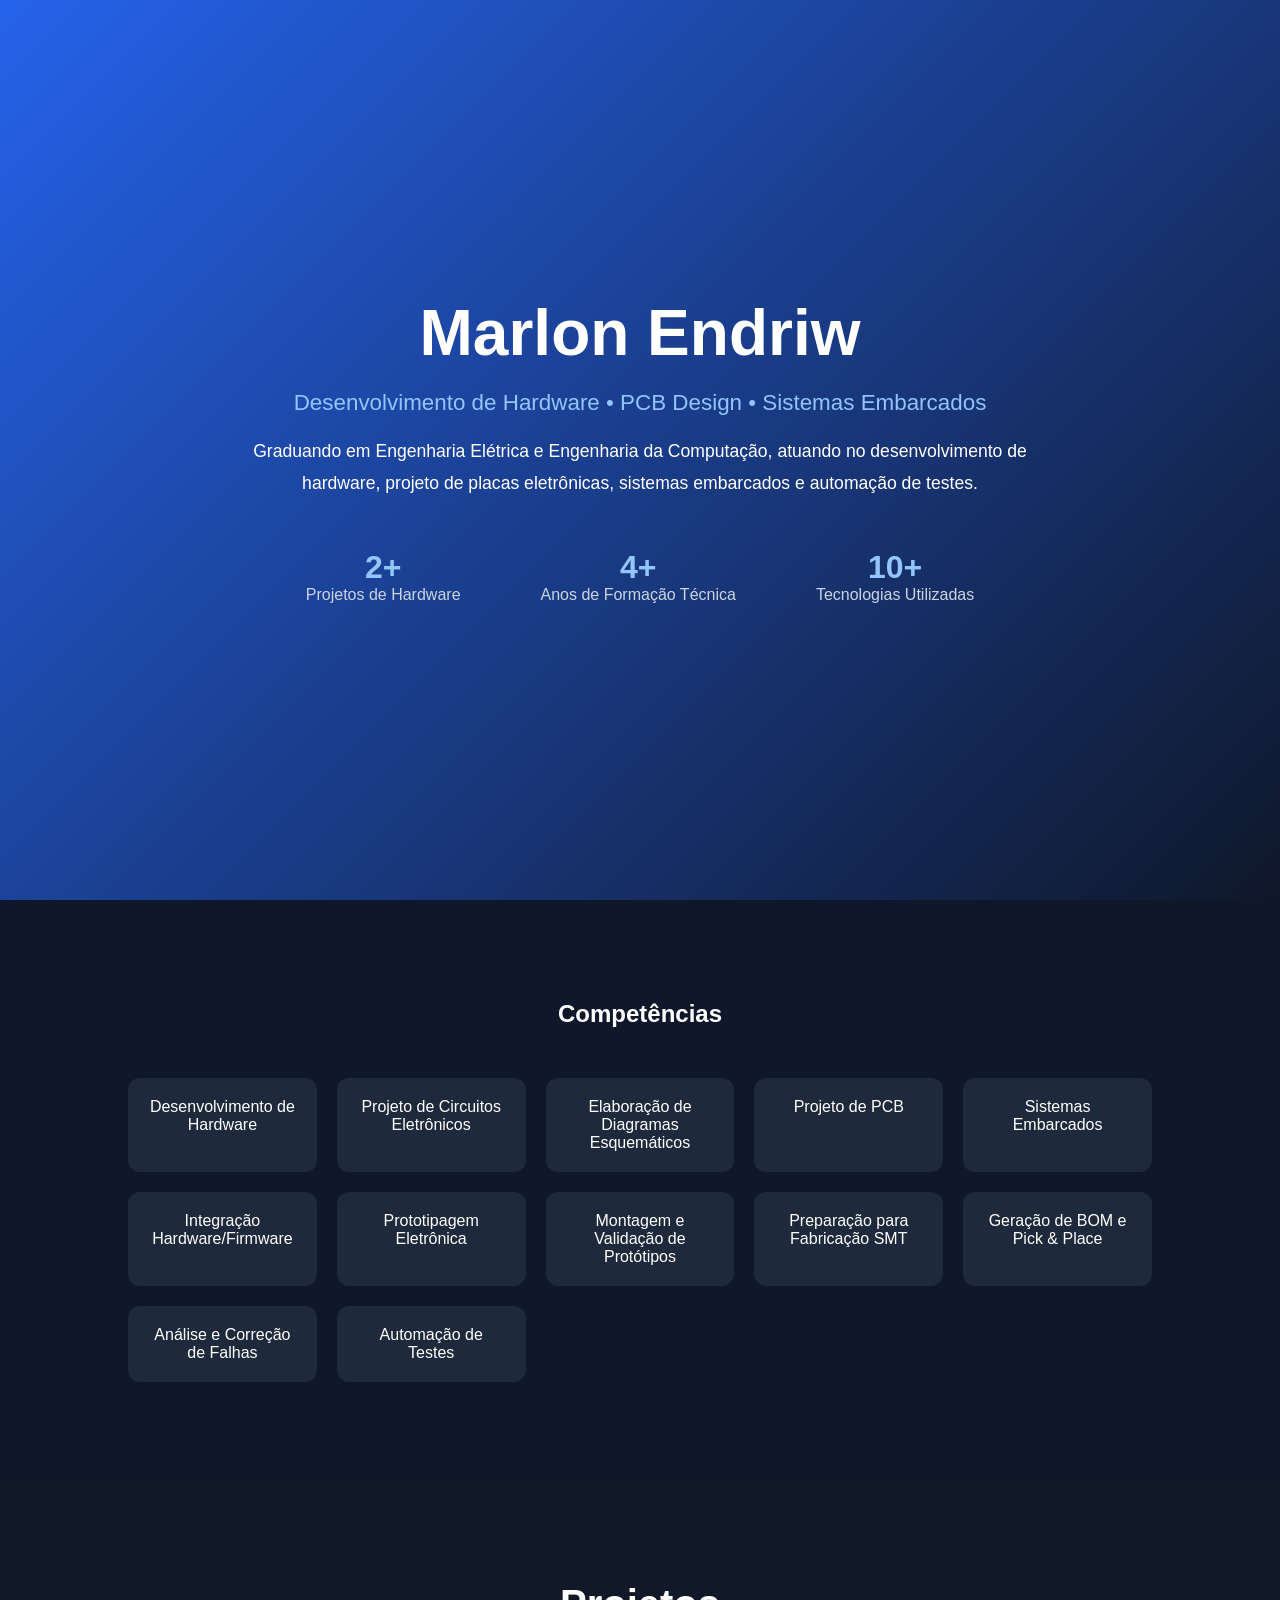
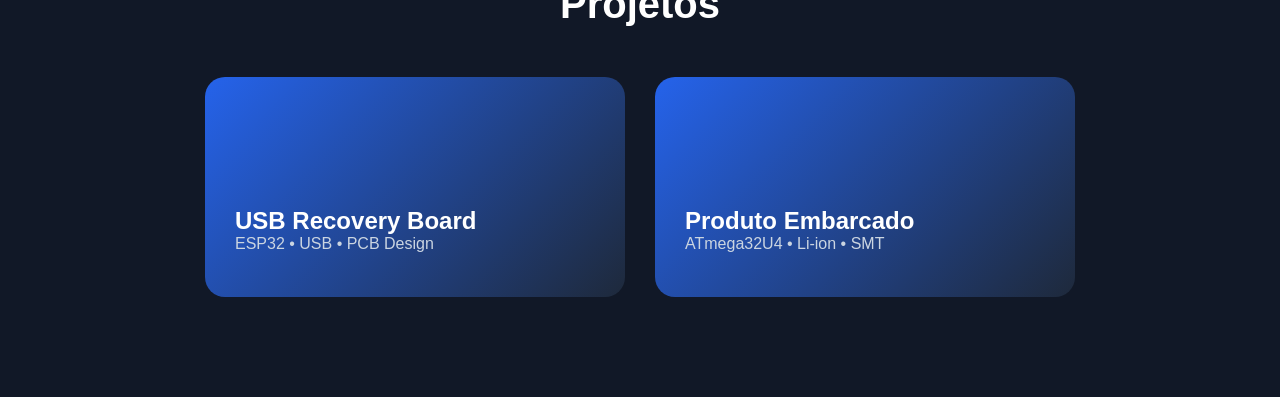
<file: index.html>
<!DOCTYPE html>
<html lang="pt-BR">

<head>

<meta charset="UTF-8">
<meta name="viewport" content="width=device-width, initial-scale=1.0">

<title>Marlon Endriw | Hardware Engineer</title>

<link rel="stylesheet" href="style.css">

</head>

<body>

<header class="hero">

    <div class="hero-content">

        <h1>Marlon Endriw</h1>

        <p class="subtitle">
            Desenvolvimento de Hardware • PCB Design • Sistemas Embarcados
        </p>

        <p class="descricao">
            Graduando em Engenharia Elétrica e Engenharia da Computação,
            atuando no desenvolvimento de hardware, projeto de placas
            eletrônicas, sistemas embarcados e automação de testes.
        </p>
<div class="hero-stats">

    <div>
        <h3>2+</h3>
        <span>Projetos de Hardware</span>
    </div>

    <div>
        <h3>4+</h3>
        <span>Anos de Formação Técnica</span>
    </div>

    <div>
        <h3>10+</h3>
        <span>Tecnologias Utilizadas</span>
    </div>

</div>
    </div>

</header>

<section class="skills">

    <h2>Competências</h2>

   <div class="skills-grid">

    <div>Desenvolvimento de Hardware</div>

    <div>Projeto de Circuitos Eletrônicos</div>

    <div>Elaboração de Diagramas Esquemáticos</div>

    <div>Projeto de PCB</div>

    <div>Sistemas Embarcados</div>

    <div>Integração Hardware/Firmware</div>

    <div>Prototipagem Eletrônica</div>

    <div>Montagem e Validação de Protótipos</div>

    <div>Preparação para Fabricação SMT</div>

    <div>Geração de BOM e Pick & Place</div>

    <div>Análise e Correção de Falhas</div>

    <div>Automação de Testes</div>

</div>

</section>

<section id="projetos">

    <h2>Projetos</h2>

    <div class="cards-projetos">

        <div class="card-projeto"
             onclick="abrirProjeto('usb')">

            <h3>USB Recovery Board</h3>

            <p>
                ESP32 • USB • PCB Design
            </p>

        </div>

        <div class="card-projeto"
             onclick="abrirProjeto('alarm')">

            <h3>Produto Embarcado</h3>

            <p>
                ATmega32U4 • Li-ion • SMT
            </p>

        </div>

    </div>

    <!-- USB -->

   <div id="usb" class="detalhes">

<div class="titulo-projeto">
    <h3>USB Recovery Board</h3>

    <button onclick="fecharProjeto('usb')">
        Fechar
    </button>
</div>

<div class="cabecalho-projeto">

    <div class="descricao-projeto">

        <h4>Descrição</h4>

        <p>
            Desenvolvimento de hardware baseado em ESP32 para recuperação automática de comunicação USB em bancadas de testes industriais.
        </p>

    </div>

    <div class="galeria">

        <img src="esquematico_usb.png">

        <img src="3d_usb.png">

        <img src="pick e place.png">

    </div>

</div>

<div class="secao-projeto">

    <h4>Problema Identificado</h4>

    <p>
        Em bancadas de testes eletrônicos, falhas de comunicação USB e eventos de sobrecorrente frequentemente exigiam a reinicialização completa do computador.

        Em alguns casos o tempo de recuperação podia variar entre 10 e 15 minutos, impactando diretamente a produtividade da operação.
    </p>

</div>

<div class="secao-projeto">

    <h4>Solução Desenvolvida</h4>

    <p>
        Foi desenvolvido um módulo eletrônico baseado em ESP32 capaz de monitorar continuamente tensão e corrente das portas USB.

        A solução protege as interfaces contra ESD, sobrecorrentes e eventos transitórios, além de permitir a recuperação controlada da comunicação USB sem necessidade de reinicialização do sistema hospedeiro.
    </p>

</div>

<div class="cards-internos">

    <div class="card-info">

        <h4>Principais Funcionalidades</h4>

        <ul>

            <li>Monitoramento de tensão USB</li>

            <li>Monitoramento de corrente USB</li>

            <li>Proteção ESD</li>

            <li>Proteção contra sobrecorrente</li>

            <li>Proteção contra curto-circuito</li>

            <li>Sinalização por LEDs</li>

            <li>Recuperação automática da interface USB</li>

        </ul>

    </div>

    <div class="card-info">

        <h4>Atividades Desenvolvidas</h4>

        <ul>

            <li>Levantamento de requisitos</li>

            <li>Projeto eletrônico</li>

            <li>Desenvolvimento do esquemático</li>

            <li>Projeto PCB</li>

            <li>Seleção de componentes</li>

            <li>Proteção ESD</li>

            <li>Firmware ESP32</li>

            <li>Validação funcional</li>

            <li>Gerber, BOM e Pick & Place</li>

        </ul>

    </div>

</div>

<div class="secao-projeto">

    <h4>Resultados</h4>

    <p>
        Redução do tempo de parada das bancadas de teste, aumento da disponibilidade operacional e proteção das interfaces USB contra falhas elétricas.
    </p>

</div>
</div>


    <!-- ALARM -->

    <div id="alarm" class="detalhes">

       <div class="titulo-projeto"> <h3>Produto Eletrônico Embarcado</h3> <button onclick="fecharProjeto('alarm')"> Fechar </button> </div> <div class="cabecalho-projeto"> <div class="descricao-projeto"> <h4>Descrição</h4> <p> Desenvolvimento completo de um produto eletrônico embarcado baseado em microcontrolador ATmega32U4, projetado para operar de forma autônoma utilizando bateria recarregável de íons de lítio, sistema de gerenciamento de energia, RTC (Relógio de Tempo Real), interface de usuário e sinalização sonora. </p> </div> <div class="galeria"> <img src="Esquematico_og.png"> <img src="placa_og_3d.png"> </div> </div> <div class="secao-projeto"> <h4>Problema Identificado</h4> <p> O desenvolvimento de dispositivos eletrônicos embarcados exige a integração eficiente entre alimentação, processamento, interface de usuário e gerenciamento de energia. Além disso, a criação de um hardware confiável requer a validação das interações entre componentes eletrônicos e a preparação adequada para fabricação em escala. </p> </div> <div class="secao-projeto"> <h4>Solução Desenvolvida</h4> <p> Foi desenvolvido um dispositivo eletrônico embarcado baseado em ATmega32U4, integrando sistema de alimentação por bateria Li-ion, circuito de carregamento USB-C, conversor DC-DC Boost, relógio de tempo real (RTC), display digital, encoder rotativo e sistema de alarme sonoro. O projeto contemplou desde a arquitetura eletrônica até a preparação dos arquivos necessários para fabricação SMT, garantindo uma solução funcional e pronta para produção. </p> </div> <div class="cards-internos"> <div class="card-info"> <h4>Principais Funcionalidades</h4> <ul> <li>Controle por microcontrolador ATmega32U4</li> <li>Alimentação por bateria Li-ion</li> <li>Carregamento via USB-C</li> <li>Conversão DC-DC Boost</li> <li>Relógio de Tempo Real (RTC)</li> <li>Display digital para interface do usuário</li> <li>Configuração por encoder rotativo</li> <li>Sistema de alarme sonoro</li> <li>Operação portátil e autônoma</li> </ul> </div> <div class="card-info"> <h4>Atividades Desenvolvidas</h4> <ul> <li>Levantamento de requisitos do produto</li> <li>Definição da arquitetura eletrônica</li> <li>Seleção e especificação de componentes</li> <li>Desenvolvimento do diagrama esquemático</li> <li>Projeto e roteamento da PCB</li> <li>Integração dos circuitos de alimentação</li> <li>Validação das conexões e interfaces</li> <li>Geração de BOM (Bill of Materials)</li> <li>Geração de arquivos Pick & Place</li> <li>Geração de arquivos Gerber para fabricação SMT</li> </ul> </div> </div> <div class="secao-projeto"> <h4>Resultados</h4> <p> Desenvolvimento de um produto eletrônico completo, contemplando todas as etapas do fluxo de engenharia de hardware, desde a concepção do circuito até a preparação para fabricação industrial. O projeto demonstra competências em sistemas embarcados, desenvolvimento de PCB, integração de subsistemas eletrônicos e documentação para produção SMT. </p> </div>

</section>

<script src="script.js"></script>

</body>

</html>
</file>
<file: style.css>
*{
    margin:0;
    padding:0;
    box-sizing:border-box;
    font-family:'Segoe UI',sans-serif;
}

body{
    background:#0f172a;
    color:white;
}

.hero{
    min-height:100vh;

    display:flex;
    align-items:center;
    justify-content:center;

    background:
    linear-gradient(
    135deg,
    #2563eb,
    #0f172a);
}

.hero-content{

    text-align:center;
    max-width:900px;
    padding:40px;
}

.hero h1{

    font-size:4rem;
    margin-bottom:20px;
}

.subtitle{

    font-size:1.4rem;
    color:#93c5fd;
    margin-bottom:20px;
}

.descricao{

    font-size:1.1rem;
    line-height:1.8;
}

.skills{

    padding:100px 10%;
}

.skills h2{

    text-align:center;
    margin-bottom:50px;
}

.skills-grid{

    display:grid;

    grid-template-columns:
    repeat(auto-fit,minmax(180px,1fr));

    gap:20px;
}

.skills-grid div{

    background:#1e293b;

    padding:20px;

    text-align:center;

    border-radius:12px;
}

#projetos{

    padding:100px 10%;

    background:#111827;
}

#projetos h2{

    text-align:center;

    font-size:2.5rem;

    margin-bottom:50px;
}

.cards-projetos{

    display:flex;

    justify-content:center;

    gap:30px;

    flex-wrap:wrap;
}

.card-projeto{

    width:420px;

    height:220px;

    border-radius:20px;

    background:
    linear-gradient(
    135deg,
    #2563eb,
    #1e293b);

    padding:30px;

    cursor:pointer;

    transition:.3s;
}

.card-projeto:hover{

    transform:translateY(-10px);
}

.card-projeto h3{

    margin-top:100px;

    font-size:1.5rem;
}

.card-projeto p{

    color:#cbd5e1;
}

.detalhes{

    display:none;

    margin-top:40px;

    background:#1e293b;

    border-radius:20px;

    padding:40px;
}

.titulo-projeto{

    display:flex;

    justify-content:space-between;

    align-items:center;

    margin-bottom:30px;
}

button{

    background:#2563eb;

    color:white;

    border:none;

    padding:10px 20px;

    border-radius:10px;

    cursor:pointer;
}

.conteudo{

    display:flex;

    flex-wrap:wrap;

    gap:40px;
}

.texto{

    flex:1;

    min-width:300px;
}

.texto h4{

    margin-bottom:15px;
    margin-top:20px;
}

.texto p{

    line-height:1.8;
}

.texto ul{

    padding-left:20px;
    line-height:2;
}

.galeria{

    flex:1;

    display:grid;

    grid-template-columns:
    repeat(auto-fit,minmax(180px,1fr));

    gap:15px;
}

.galeria img{

    width:100%;

    height:180px;

    object-fit:contain;

    background:white;

    padding:10px;

    border-radius:10px;
    
}
.cabecalho-projeto{

display:flex;

align-items:flex-start;

justify-content:space-between;

gap:40px;

flex-wrap:wrap;

}

.descricao-projeto{

flex:1;

min-width:320px;

}

.descricao-projeto p{

margin-top:15px;

line-height:1.8;

}

.secao-projeto{

margin-top:40px;

}

.secao-projeto h4{

color:#93c5fd;

margin-bottom:15px;

}

.secao-projeto p{

line-height:1.9;

}

.cards-internos{

display:grid;

grid-template-columns:1fr 1fr;

gap:25px;

margin-top:40px;

}

.card-info{

background:#0f172a;

border:1px solid #334155;

border-radius:12px;

padding:25px;

}

.card-info h4{

margin-bottom:15px;

color:#93c5fd;

}

.card-info ul{

padding-left:20px;

line-height:2;

}

.galeria{

display:flex;

gap:15px;

justify-content:center;

flex-wrap:wrap;

}

.galeria img{

width:220px;

height:220px;

object-fit:contain;

background:white;

padding:10px;

border-radius:10px;

}

@media(max-width:900px){

.cards-internos{

    grid-template-columns:1fr;
}

.cabecalho-projeto{

    flex-direction:column;
}

} .hero-stats{

    margin-top:50px;

    display:flex;

    justify-content:center;

    gap:80px;

    flex-wrap:wrap;
}

.hero-stats h3{

    font-size:2rem;

    color:#93c5fd;
}

.hero-stats span{

    color:#cbd5e1;
}
</file>
